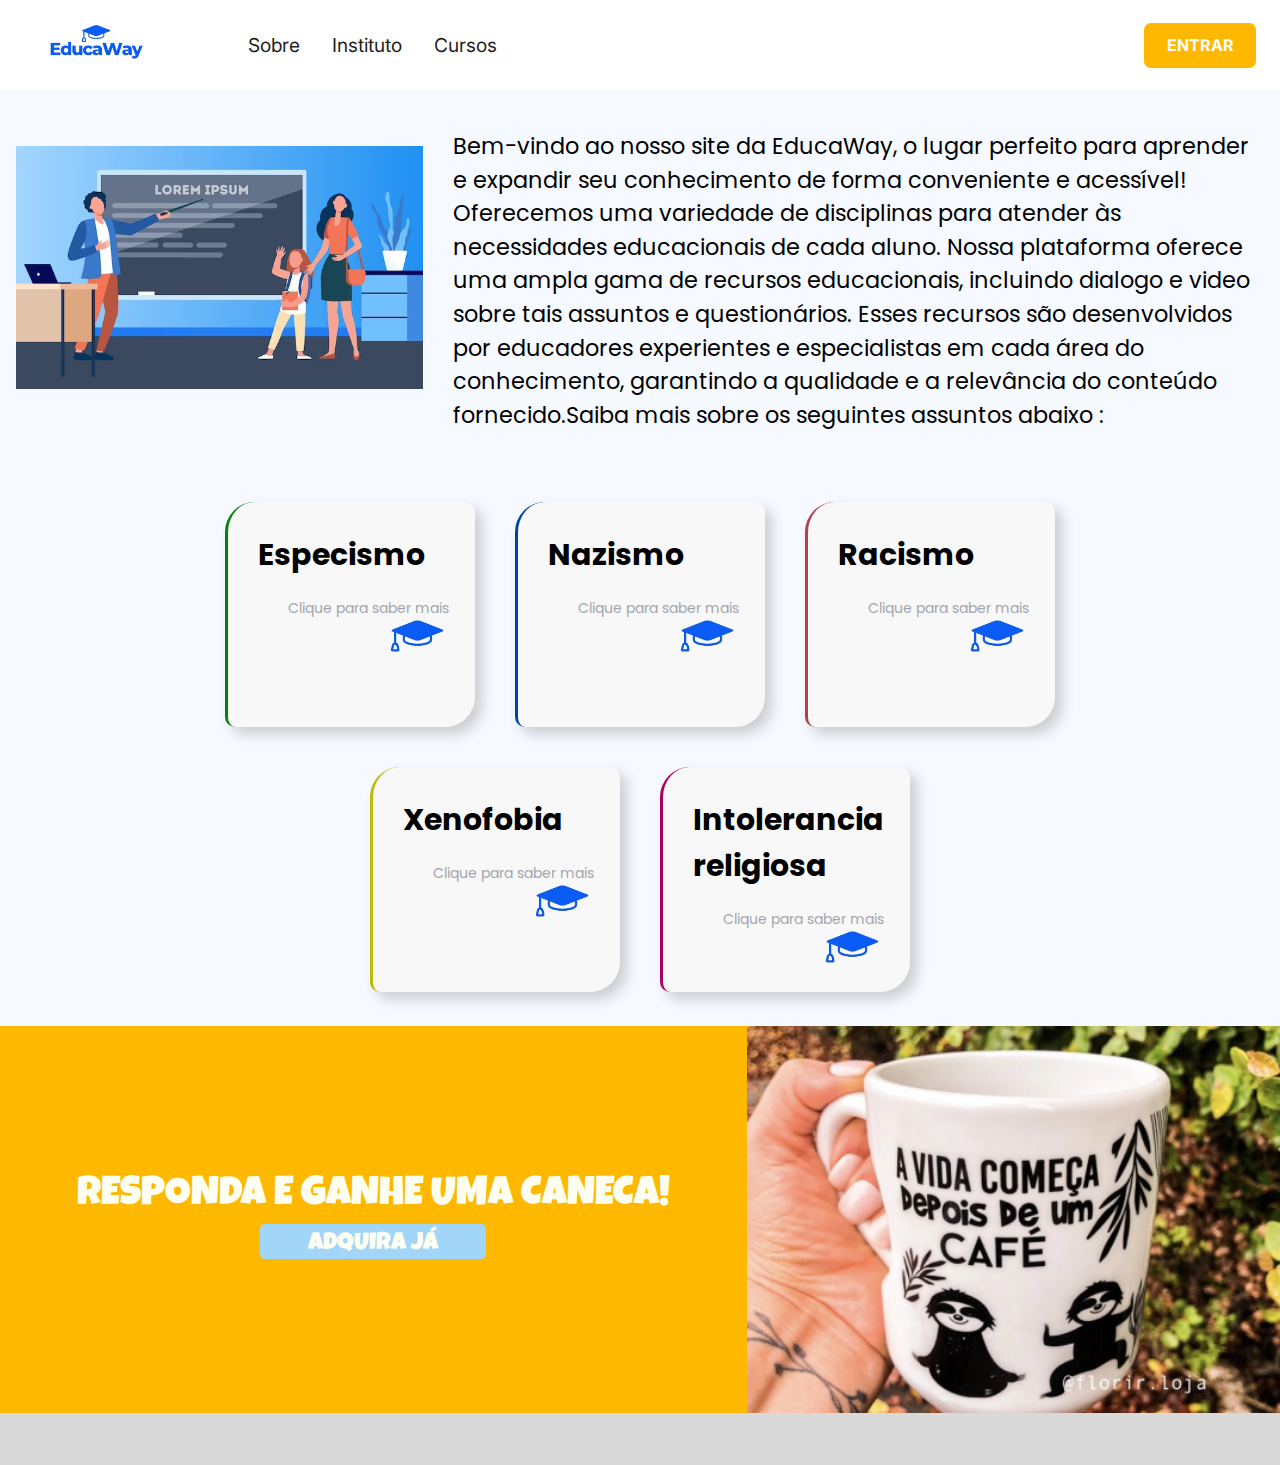
<file: index.html>
<!DOCTYPE html>
<html lang="pt-br">
<head>
    <meta charset="UTF-8">
    <meta name="viewport" content="width=device-width, initial-scale=1.0">
    <link rel="stylesheet" href="css/sobre.css">
    <script src="animar.js" defer></script>
    <script src="https://cdn.gtranslate.net/widgets/latest/popup.js" defer></script>
    <link rel="shortcut icon" href="img/educaway_icone.ico" type="image/x-icon">

   
    <title>Educaway</title>
</head>
<body>
      <header class="header">

        <!--Barra topo-->
    
        <div class="logo">
            <img src="img/educaway_logo.png.png " class="foto">
            <a href="index.html" class="texto-logo"></a>
        </div>
        <div class="gtranslate_wrapper traduz"></div>
    
        <div class="btn-menu-mobile">
            <div class="barrinha"></div>
            <div class="barrinha"></div>
            <div class="barrinha"></div>  
        </div>
        
      

    
    
        <div class="navegacao">
    
            <ul class="nav-menu">
              
                <li class="item"><a href="">Sobre</a> </li>
               
                <li class="item"><a href="">Instituto</a> </li>
              
                <li class="item"><a href="#">Cursos </a> <i class="fa-solid fa-chevron-down seta"></i></li>
                
            </ul>
            <div class="gtranslate_wrapper "></div>
        </div>
        <div class="navegacao-mobile">
    
            <ul class="nav-menu">
              
                <li class="item"><a href="">Sobre</a> </li>
               
                <li class="item"><a href="">Instituto</a> </li>
              
                <li class="item"><a href="#">Cursos </a> <i class="fa-solid fa-chevron-down seta"></i></li>
                
            </ul>
            <div class="traduzir">
              <div class="gtranslate_wrapper traduz"></div>
          </div>
        </div>
        <a class="botao-start"> Entrar </a>
    
    
    
           <!--Fim Barra Topo-->
    </header> 
</body>
  <div class="grid-container">
    <a clas="grid-item">
      <img src="img/imagem.avif" alt=""> 
    </a> 

    
    <p> Bem-vindo ao nosso site da EducaWay, o lugar perfeito para aprender e expandir seu conhecimento de 
      forma conveniente e acessível! Oferecemos uma variedade de disciplinas para atender às necessidades 
      educacionais de cada aluno. Nossa plataforma oferece uma ampla gama de recursos educacionais, incluindo dialogo e video sobre tais assuntos e questionários. Esses
      recursos são desenvolvidos por educadores experientes e especialistas em cada área do conhecimento, garantindo a qualidade e a relevância do conteúdo fornecido.Saiba 
      mais sobre os seguintes assuntos abaixo : </p>
  </div>
<section class="temas">
    <div class="row">
      <div class="card green">
        <a href="Especismo/especismo.html">  <h2>Especismo</h2>  </a>
        <p>Clique para saber mais </p>
        <img class="image" src="img/educaway_icone.ico" alt="money" />
      </div>
  
      <div class="card blue">
        <a href="Nazismo/Nazismo/nazismo.html"> <h2>Nazismo</h2>  </a>
        <p>Clique para saber mais </p>
        <img class="image" src="img/educaway_icone.ico" alt="settings" />
      </div>
 
      <div class="card red">
        <a href="ConteudoRacismo/ConteudoRacismo/ConteudoRacismo/ConteudoNazismo/racismo.html"> <h2>Racismo</h2> </a>
        <p>Clique para saber mais </p>
        <img class="image" src="img/educaway_icone.ico" alt="article" />

      </div>
      <div class="card Yellow">
        <a href=./site-xenofobia/xenofobia.html> <h2>Xenofobia</h2> </a>
        <p>Clique para saber mais </p>
        <img class="image" src="img/educaway_icone.ico" alt="article" />
      </div>
      <div class="card rosa">
        <a href="Intolerancia/intolerancia.html"> <h2>Intolerancia religiosa </h2> </a>
        <p>Clique para saber mais </p>
        <img class="image" src="img/educaway_icone.ico" alt="article" />
      </div>
    </div>
  </section>
  <div>
    <section class="brinde">
        
      <!-- <img class="img-brinde" src="./img/image10.png"> -->
      <img class="img-brinde" src="img/image21.png">
      <div class="amarelo">
        <!-- <img class="img-brinde3" src="./img/Vector 9.png"> -->
        

        <div class="resgatar">
            <h2 class="texto-brinde">RESPONDA E GANHE UMA CANECA!</h2>
            <div class="btn">
                <a href="formulario/formulario.html" class="botao-brinde">ADQUIRA JÁ </a>
                <i class="fa-solid fa-ban block"></i>
            </div>
          
      </div>
    </section>
</div>
    <footer>
      <p></p>
  </footer>
  </div>
  <script>window.gtranslateSettings = {"default_language":"pt","languages":["pt","en","ar","fr","ru","es",
  "zh-CN"],"wrapper_selector":".gtranslate_wrapper","flag_size":24,"alt_flags":{"en":"usa","pt":"brazil"}}
  </script>
  </body>
</html>
</file>
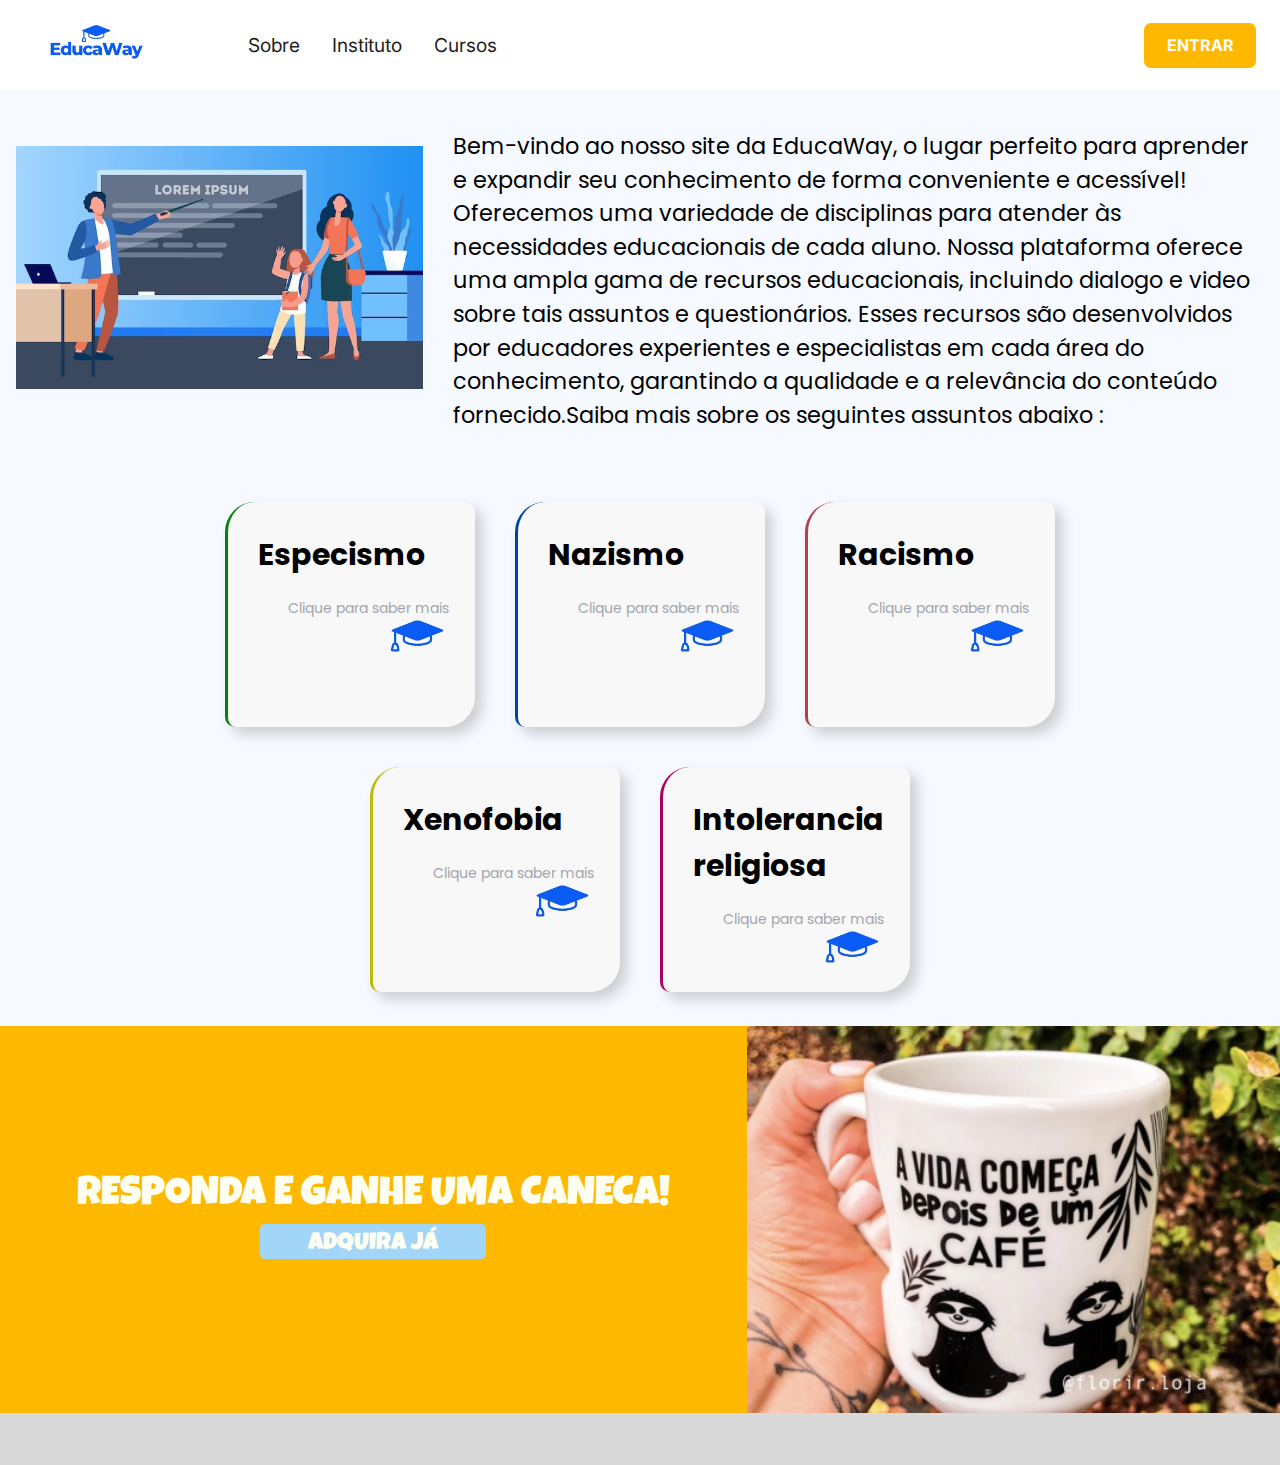
<file: index .html>
<!DOCTYPE html>
<html lang="pt-br">
<head>
    <meta charset="UTF-8">
    <meta name="viewport" content="width=device-width, initial-scale=1.0">
    <link rel="stylesheet" href="css/sobre.css">
    <script src="animar.js" defer></script>
    <script src="https://cdn.gtranslate.net/widgets/latest/popup.js" defer></script>
    <link rel="shortcut icon" href="img/educaway_icone.ico" type="image/x-icon">

   
    <title>Educaway</title>
</head>
<body>
      <header class="header">

        <!--Barra topo-->
    
        <div class="logo">
            <img src="img/educaway_logo.png.png " class="foto">
            <a href="index.html" class="texto-logo"></a>
        </div>
        <div class="gtranslate_wrapper traduz"></div>
    
        <div class="btn-menu-mobile">
            <div class="barrinha"></div>
            <div class="barrinha"></div>
            <div class="barrinha"></div>  
        </div>
        
      

    
    
        <div class="navegacao">
    
            <ul class="nav-menu">
              
                <li class="item"><a href="">Sobre</a> </li>
               
                <li class="item"><a href="">Instituto</a> </li>
              
                <li class="item"><a href="#">Cursos </a> <i class="fa-solid fa-chevron-down seta"></i></li>
                
            </ul>
            <div class="gtranslate_wrapper "></div>
        </div>
        <div class="navegacao-mobile">
    
            <ul class="nav-menu">
              
                <li class="item"><a href="">Sobre</a> </li>
               
                <li class="item"><a href="">Instituto</a> </li>
              
                <li class="item"><a href="#">Cursos </a> <i class="fa-solid fa-chevron-down seta"></i></li>
                
            </ul>
            <div class="traduzir">
              <div class="gtranslate_wrapper traduz"></div>
          </div>
        </div>
        <a class="botao-start"> Entrar </a>
    
    
    
           <!--Fim Barra Topo-->
    </header> 
</body>
  <div class="grid-container">
    <a clas="grid-item">
      <img src="img/imagem.avif" alt=""> 
    </a> 

    
    <p> Bem-vindo ao nosso site da EducaWay, o lugar perfeito para aprender e expandir seu conhecimento de 
      forma conveniente e acessível! Oferecemos uma variedade de disciplinas para atender às necessidades 
      educacionais de cada aluno. Nossa plataforma oferece uma ampla gama de recursos educacionais, incluindo dialogo e video sobre tais assuntos e questionários. Esses
      recursos são desenvolvidos por educadores experientes e especialistas em cada área do conhecimento, garantindo a qualidade e a relevância do conteúdo fornecido.Saiba 
      mais sobre os seguintes assuntos abaixo : </p>
  </div>
<section class="temas">
    <div class="row">
      <div class="card green">
        <a href="Especismo/especismo.html">  <h2>Especismo</h2>  </a>
        <p>Clique para saber mais </p>
        <img class="image" src="img/educaway_icone.ico" alt="money" />
      </div>
  
      <div class="card blue">
        <a href="Nazismo/Nazismo/nazismo.html"> <h2>Nazismo</h2>  </a>
        <p>Clique para saber mais </p>
        <img class="image" src="img/educaway_icone.ico" alt="settings" />
      </div>
 
      <div class="card red">
        <a href="ConteudoRacismo/ConteudoRacismo/ConteudoRacismo/ConteudoNazismo/racismo.html"> <h2>Racismo</h2> </a>
        <p>Clique para saber mais </p>
        <img class="image" src="img/educaway_icone.ico" alt="article" />

      </div>
      <div class="card Yellow">
        <a href=./site-xenofobia/xenofobia.html> <h2>Xenofobia</h2> </a>
        <p>Clique para saber mais </p>
        <img class="image" src="img/educaway_icone.ico" alt="article" />
      </div>
      <div class="card rosa">
        <a href="Intolerancia/intolerancia.html"> <h2>Intolerancia religiosa </h2> </a>
        <p>Clique para saber mais </p>
        <img class="image" src="img/educaway_icone.ico" alt="article" />
      </div>
    </div>
  </section>
  <div>
    <section class="brinde">
        
      <!-- <img class="img-brinde" src="./img/image10.png"> -->
      <img class="img-brinde" src="img/image21.png">
      <div class="amarelo">
        <!-- <img class="img-brinde3" src="./img/Vector 9.png"> -->
        

        <div class="resgatar">
            <h2 class="texto-brinde">RESPONDA E GANHE UMA CANECA!</h2>
            <div class="btn">
                <a href="formulario/formulario.html" class="botao-brinde">ADQUIRA JÁ </a>
                <i class="fa-solid fa-ban block"></i>
            </div>
          
      </div>
    </section>
</div>
    <footer>
      <p></p>
  </footer>
  </div>
  <script>window.gtranslateSettings = {"default_language":"pt","languages":["pt","en","ar","fr","ru","es",
  "zh-CN"],"wrapper_selector":".gtranslate_wrapper","flag_size":24,"alt_flags":{"en":"usa","pt":"brazil"}}
  </script>
  </body>
</html>
</file>
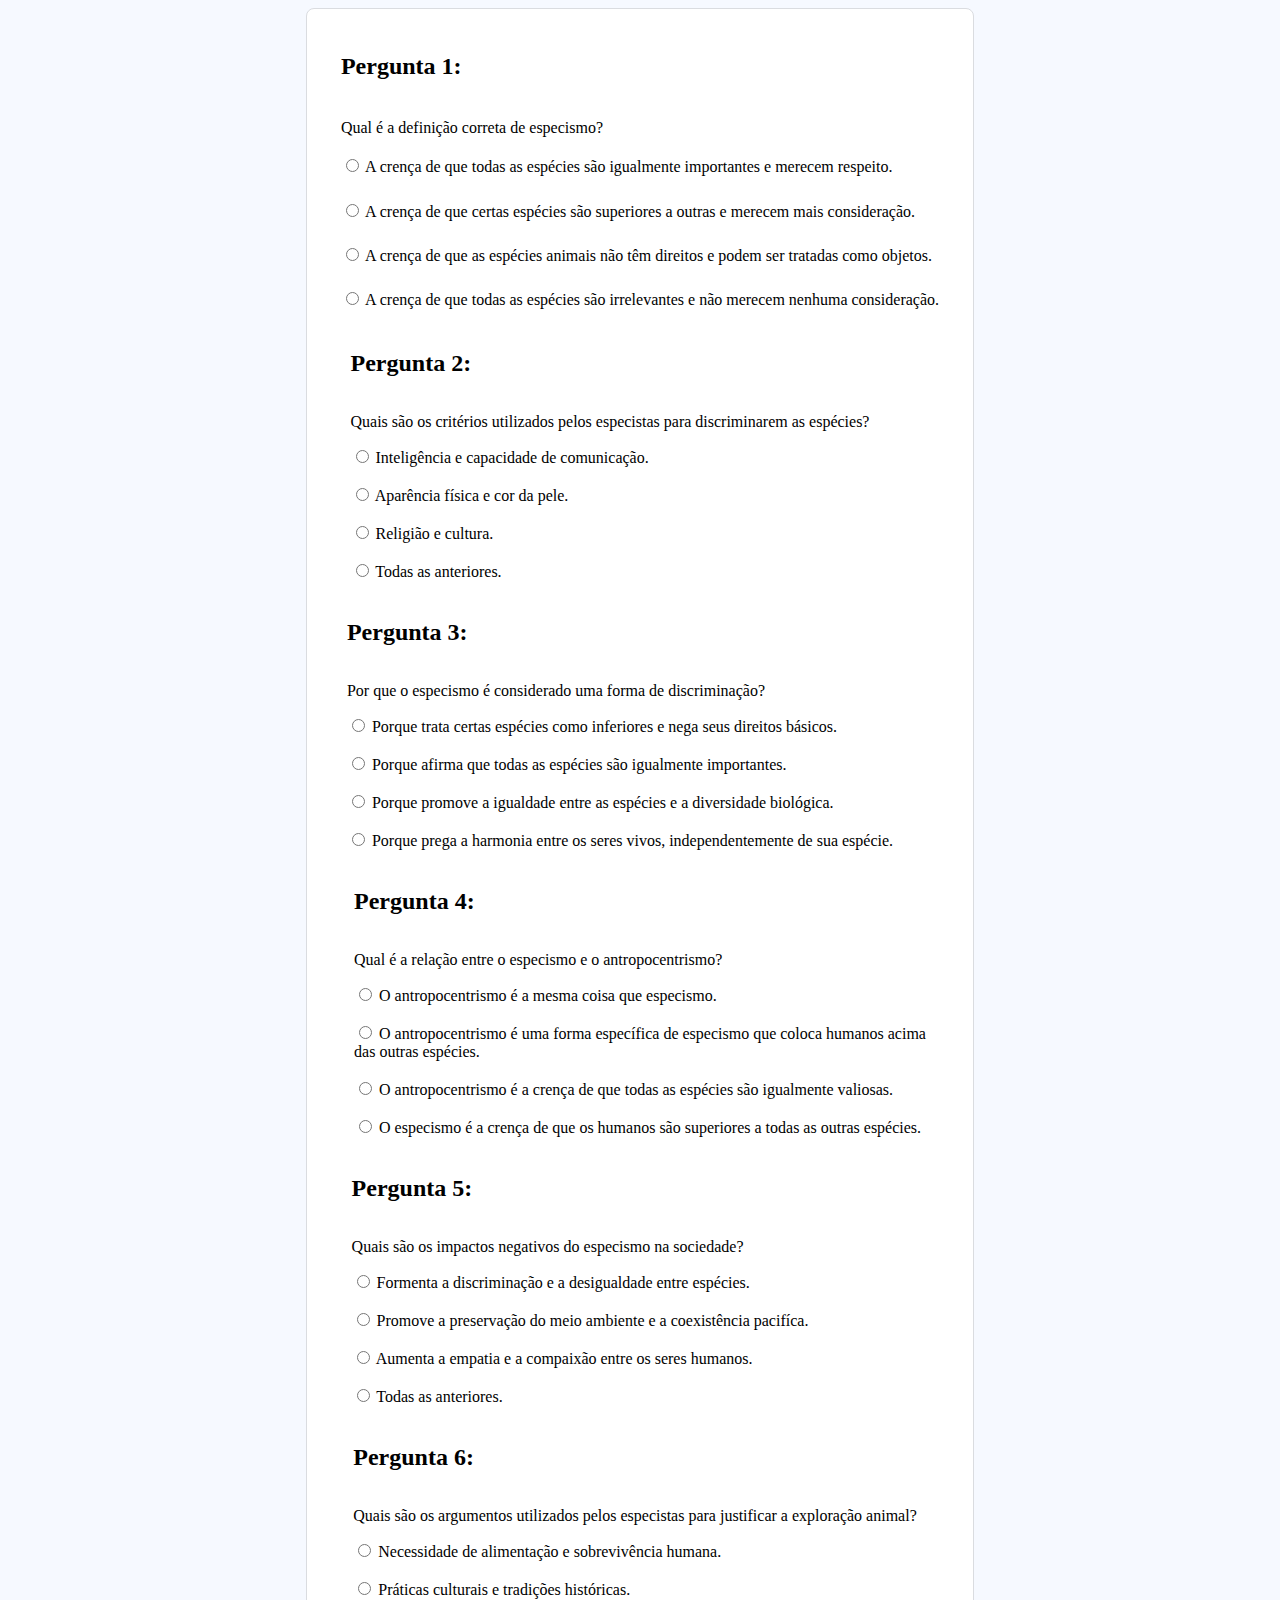
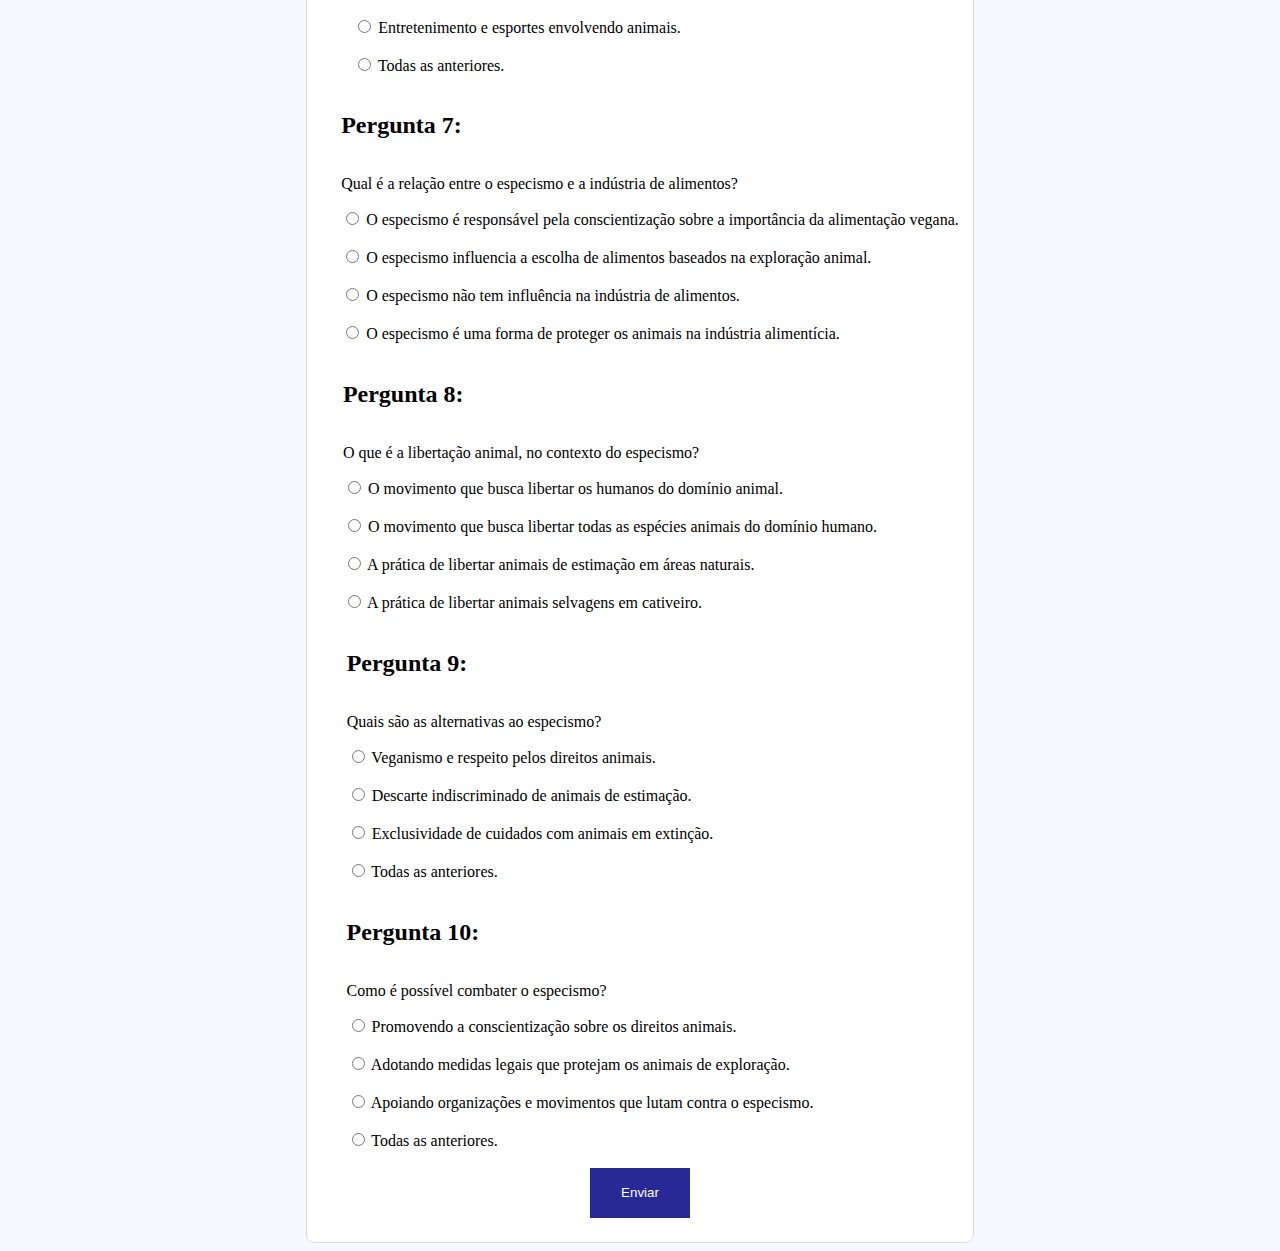
<file: Especismo/formulario.html>
<!DOCTYPE html>
<html>
<head>
  
 <link rel="stylesheet" href="css/formulario.css">
<title>Formulário</title>
<link rel="shortcut icon" href="img/educa.png">

</head>
<body>
    <div class="container">
    <!--PERGUNTA 1-->
    <div class="pergunta1">
        <h2>Pergunta 1:</h2>
    <p>Qual é a definição correta de especismo?</p>


     <label>
    <input type="radio" name="pergunta1" value="errada">
    A crença de que todas as espécies são igualmente importantes e
    merecem respeito.
    </label>
        <br>
    <label>  
    <input type="radio" name="pergunta1" value="errada">
    A crença de que certas espécies são superiores a outras e merecem
    mais consideração.
    </label> 
    <br> 
    <label>  
    <input type="radio" name="pergunta1" value="certa">
    A crença de que as espécies animais não têm direitos e podem ser tratadas como objetos.
    </label>
    <br>
    <label>  
    <input type="radio" name="pergunta1" value="errada">
    A crença de que todas as espécies são irrelevantes e não merecem
    nenhuma consideração.
    </label>
    <br>
    </div>
<!--FIM PERGUNTA 1-->

<!--PERGUNTA 2-->
<div class="pergunta2">
<h2>Pergunta 2:</h2>
<p>Quais são os critérios utilizados pelos especistas para discriminarem as espécies?</p>


<label>
<input type="radio" name="pergunta2" value="errada">
  Inteligência e capacidade de comunicação.
</label>
<br>
<label>  
<input type="radio" name="pergunta2" value="errada">
Aparência física e cor da pele.
</label>
<br>
<label>      
<input type="radio" name="pergunta2" value="errada">
Religião e cultura.
</label>
<br>
<label>
<input type="radio" name="pergunta2" value="certa">
Todas as anteriores.
</label>
<br>
</div>
<!--FIM PERGUNTA 2--> 

<!--PERGUNTA 3-->
<div class="pergunta3">
<h2>Pergunta 3:</h2>
<p>Por que o especismo é considerado uma forma de discriminação?</p>


<label>
<input type="radio" name="pergunta3" value="certa">
Porque trata certas espécies como inferiores e nega seus direitos básicos.
</label>
<br>
<label>  
<input type="radio" name="pergunta3" value="errada">
Porque afirma que todas as espécies são igualmente importantes.
</label>
<br>
<label>      
<input type="radio" name="pergunta3" value="errada">
Porque promove a igualdade entre as espécies e a diversidade biológica.
</label>
<br>
<label>
<input type="radio" name="pergunta3" value="errada">
Porque prega a harmonia entre os seres vivos, independentemente de sua espécie.
</label>
<br>
</div>
<!--FIM PERGUNTA 3-->

<!--PERGUNTA 4-->
<div class="pergunta4">
<h2>Pergunta 4:</h2>
<p>Qual é a relação entre o especismo e o antropocentrismo?</p>


<label>
<input type="radio" name="pergunta4" value="errada">
O antropocentrismo é a mesma coisa que especismo.
</label>
<br>
<label>  
<input type="radio" name="pergunta4" value="certa">
O antropocentrismo é uma forma específica de especismo que coloca humanos acima <br> das outras espécies.
</label>
<br>
<label>      
<input type="radio" name="pergunta4" value="errada">
O antropocentrismo é a crença de que todas as espécies são igualmente valiosas.
</label>
<br>
<label>
<input type="radio" name="pergunta4" value="errada">
O especismo é a crença de que os humanos são superiores a todas as outras espécies.
</label>
<br>
</div>
<!--FIM PERGUNTA 4-->

<!--PERGUNTA 5-->
<div class="pergunta5">
<h2>Pergunta 5:</h2>
<p>Quais são os impactos negativos do especismo na sociedade?</p>


<label>
<input type="radio" name="pergunta5" value="certa">
  Formenta  a discriminação e a desigualdade entre espécies.
</label>
<br>
<label>  
<input type="radio" name="pergunta5" value="errada">
  Promove  a preservação  do meio ambiente e a coexistência pacifíca.
</label>
<br>
<label>      
<input type="radio" name="pergunta5" value="errada">
  Aumenta a empatia e a compaixão entre os seres humanos.
</label>
<br>
<label>
<input type="radio" name="pergunta5" value="errada">
  Todas as anteriores.
</label>
<br>
</div>
<!--FIM PERGUNTA 5-->


<!-- PERGUNTA 6-->
<div class="pergunta6">
<h2>Pergunta 6:</h2>
<p>Quais são os argumentos utilizados pelos especistas para justificar a exploração animal?</p>


<label>
<input type="radio" name="pergunta6" value="errada">
Necessidade de alimentação e sobrevivência humana.
</label>
<br>
<label>  
<input type="radio" name="pergunta6" value="errada">
Práticas culturais e tradições históricas.
</label>
<br>
<label>      
<input type="radio" name="pergunta6" value="errada">
Entretenimento e esportes envolvendo animais.
</label>
<br>
<label>
<input type="radio" name="pergunta6" value="certa">
Todas as anteriores.
</label>
<br>
</div>
<!--FIM PERGUNTA 6-->


<!-- PERGUNTA 7-->
<div class="pergunta7">
<h2>Pergunta 7:</h2>
<p>Qual é a relação entre o especismo e a indústria de alimentos?</p>


<label>
<input type="radio" name="pergunta7" value="errada">
O especismo é responsável pela conscientização sobre a importância da alimentação vegana.
</label>
<br>
<label>  
<input type="radio" name="pergunta7" value="certa">
O especismo influencia a escolha de alimentos baseados na exploração animal.
</label>
<br>
<label>      
<input type="radio" name="pergunta7" value="errada">
O especismo não tem influência na indústria de alimentos. 
</label>
<br>
<label>
<input type="radio" name="pergunta7" value="errada">
O especismo é uma forma de proteger os animais na indústria alimentícia.
</label>
<br>
</div>
<!--FIM PERGUNTA 7-->


<!-- PERGUNTA 8-->
<div class="pergunta8">
<h2>Pergunta 8:</h2>
<p> O que é a libertação animal, no contexto do especismo?</p>


<label>
<input type="radio" name="pergunta8" value="errada">
O movimento que busca libertar os humanos do domínio animal.
</label>
<br>
<label>  
<input type="radio" name="pergunta8" value="certa">
O movimento que busca libertar todas as espécies animais do domínio humano.
</label>
<br>
<label>      
<input type="radio" name="pergunta8" value="errada">
A prática de libertar animais de estimação em áreas naturais.
</label>
<br>
<label>
<input type="radio" name="pergunta8" value="errada">
A prática de libertar animais selvagens em cativeiro.
</label>
<br>
</div>
<!--FIM PERGUNTA 8-->


<!-- PERGUNTA 9-->
<div class="pergunta9">
<h2>Pergunta 9:</h2>
<p>Quais são as alternativas ao especismo?</p>


<label>
<input type="radio" name="pergunta9" value="certa">
Veganismo e respeito pelos direitos animais.
</label>
<br>
<label>  
<input type="radio" name="pergunta9" value="errada">
Descarte indiscriminado de animais de estimação.
</label>
<br>
<label>      
<input type="radio" name="pergunta9" value="errada">
Exclusividade de cuidados com animais em extinção.
</label>
<br>
<label>
<input type="radio" name="pergunta9" value="errada">
Todas as anteriores.
</label>
<br>
</div>
<!--FIM PERGUNTA 9-->

   
<!-- PERGUNTA 10-->
<div class="pergunta10">
    <h2>Pergunta 10:</h2>
    <p>Como é possível combater o especismo?</p>
 

    <label>
<input type="radio" name="pergunta10" value="errada">
Promovendo a conscientização sobre os direitos animais.
</label>
<br>
<label>  
<input type="radio" name="pergunta10" value="errada">
Adotando medidas legais que protejam os animais de exploração.
</label>
<br>
<label>      
<input type="radio" name="pergunta10" value="errada">
Apoiando organizações e movimentos que lutam contra o especismo.
    </label>
<br>
    <label>
<input type="radio" name="pergunta10" value="certa">
Todas as anteriores.
</label>
<br>
</div>
<!--FIM PERGUNTA 10-->

<div class="botao">
    <input type="submit" value="Enviar" class="botao">
  </form>
  </div>
</div>

  <!--JAVA-->
  <script>
    document.querySelector('form').addEventListener('submit', function(e) {
      e.preventDefault(); // Impede o envio do formulário

      // Contagem de respostas corretas
      var respostasCorretas = 0;

      // Verifica cada pergunta
      for (var i = 1; i <= 10; i++) {
        var resposta = document.querySelector('input[name="pergunta' + i + '"]:checked');
        if (resposta && resposta.value === 'certa') {
          respostasCorretas++;
        }
      }

      // Exibe a quantidade de respostas corretas
      alert('Você acertou ' + respostasCorretas + ' respostas.');

      // Verifica se o usuário ganhou um brinde ou redireciona para a página principal
      if (respostasCorretas >= 6) {
        alert('Parabéns! Você ganhou um brinde!');
         window.location.href = 'index.html';
      } else {
        window.location.href = 'index.html';
      }
    });
  </script>
  <!--FIM JAVA-->
 

</body>
</html>
</file>
<file: css/sobre.css>
@import url(header.css);
@import url(footer.css);
@import url("https://fonts.googleapis.com/css2?family=Montserrat:wght@400;700&family=Noto+Sans:wght@400;700&family=Poppins:wght@400;700&display=swap");
@import url("https://fonts.googleapis.com/css2?family=Inter&family=Luckiest+Guy&display=swap");

*{
  margin: 0;
  padding: 0;
  list-style: none;
  text-decoration: none;
}

body {
    font-family: "Poppins", sans-serif;
    background-color: #f6f9ff;
  }
  
  :root {
    --cor-da-barrinha1: rgb(190, 4, 4);
    --cor-da-barrinha2: #ffb800;
    --cor-da-section-brinde: #ffb800;
    --cor-da-fonte-brindes: #fffff1;
    --cor-fundo-botao-brinde: #a2d6f9;
    --tamanho-barrinha: 3px;
    --cor-do-block-botao-brinde: #ff1d1d;
    --cor-interacao: #585858;
    --cor-fundo-interacao: #d9d9d9;
    --cor-nome-comentario: #000;
    --cor-background-bloco-comentario: #ffffff;
    --cor-do-tempo: #807878;
    --fundo-botao-enviar: #548c2f;
  }

.grid-container {
  padding: 0 1rem;
  display: flex;
  align-items: center;
  margin-top: 20px;
  border-radius: 30px 10px;
}
.grid-container img {
  width: 100%;
}

.grid-item {
  border: 1px solid #ccc;
  padding: 20px;
 
}


p {
  width: 100%;
  margin-top: 20px;
  font-size: 1.4rem;
  line-height: 1.5;
  margin-left: 30px;
}


.foto {
  width: 9rem;
}
  
.temas {
  display: flex;
  justify-content: center;
  margin-bottom: 4rem;
}

.row {
  display: flex;
  justify-content: center;
  align-items: center;
  width: 75%;
  flex-wrap: wrap;

}
  .card {
    border-radius: 5px;
    box-shadow: 7px 7px 13px 0px rgba(50, 50, 50, 0.22);
    padding: 30px;
    margin: 20px;
    width: 250px;
    height: 225px;
    transition: all 0.3s ease-out;
    padding-bottom: 30px;
    position: relative;
    top:50px;
    background-color: #f8f8f8;
    border-radius: 30px 10px;
  
    justify-content: center;
  } 
  
.card:hover {
    transform: translateY(-5px);
    cursor: pointer;

  }
  .card h2{
    color: #000000;
    font-size: 30px;
  }
  

  .card p {
    color: #a3a5ae;
    font-size: 14px;
  }
   
  .image {
    float: right;
    max-width: 55px;
    max-height: 40px;
  }
  .blue {
    border-left: 3px solid #0044a1;
  }
   
  .green {
    border-left: 3px solid #00800f;
  }
   
  .red {
    border-left: 3px solid #b3404a;
  }
  .Yellow {
    border-left: 3px solid #bbbb01;
  }
  .rosa{
    border-left: 3px solid  #aa025f;
  }
  
  .brinde {
    color: var(--cor-da-fonte-brindes);
    display: flex;
    align-items: center;
    position: relative;
    background-color: var(--cor-da-section-brinde);
    flex-direction: row-reverse;
    font-family: "Luckiest Guy", cursive;
  }
  
  .amarelo {
    
    width: 70%;
    
  }
  .img-brinde {
    width: 50%;
  }
  .img-brinde2 {
    display: none;
  }
  
  .img-brinde3 {
    display: none;
  }
  
  .resgatar {
    display: flex;
    flex-direction: column;
    align-items: center;
    width: auto;
    gap: 1rem;
    justify-content: center;
    background-color: var(--cor-da-section-brinde);
    display: flex;
    align-items: center;
    height: 100%;
  }
  
  .texto-brinde {
    width: 90%;
    font-size: 2.5rem;
    margin-top: 1.5rem;
    text-align: center;
    font-weight: 300;
  }
  
  .btn {
    position: relative;
    margin-bottom: 2rem;
  }
  
  .botao-brinde {
    background-color: var(--cor-fundo-botao-brinde);
    padding: 0.2rem 3rem;
    font-size: 1.5rem;
    border-radius: 5px;
    color: var(--cor-da-fonte-brindes);
    padding-top: 8px;
    text-decoration: none;
  }
  
  .block {
    position: absolute;
    top: -8px;
    right: -5px;
    color: var(--cor-do-block-botao-brinde);
  }
 
  @media  screen and (max-width:425px) {
    .row {
      flex-direction: column;
  
    }
     .card h2{
      font-size: 20px;
      color: #000000;
    }
     
     .card p {
      color: #a3a5ae;
      font-size: 10px;
    }
     .card {
      width: 200px;
      height: 150px;
     }
     
  
     .image {
      float: right;
      max-width: 32px;
      max-height: 32px;
    }
    .grid-container {
 
      flex-direction: column;
      align-items: center;
      margin-top: 20px;
      border-radius: 30px 10px;
    }
    p {
      margin-top: 20px;
      font-size: 15px;
      line-height: 1.5;
      margin-left: 30px;
    }
    .brinde{
      display: flex;
      flex-direction:row-reverse;
      overflow: hidden;
      position:relative;
      flex-direction: column;
       align-items: center;
      font-family: 'Lucida Sans', 'Lucida Sans Regular', 'Lucida Grande', 'Lucida Sans Unicode', Geneva, Verdana, sans-serif;
    }

    .resgatar{
      display: flex;
      width: 100%;
      z-index: 3;

    }
      .img-brinde {
        width: 100%;
      }
    
    .texto-brinde{
      width: 90%;
      margin-top: 1.5rem;
      text-align: center;
      font-size: 0.5rem;
      z-index: 3;
    }
    .botao-brinde{
      font-size: 1.0rem;
    }

  }
  @media  screen and (min-width:426px) and (max-width: 1024px){
    .row {
      display: flex;
      justify-content: center;
      align-items: center;
      width: 85%;
      flex-wrap: wrap;
    }
  
    .card h2 {
      font-size: 30px;
      color: #000000;
    }
    
    .card p {
      color: #a3a5ae;
      font-size: 14px;
    }
    
    .card {
      width: 250px;
      height: 200px;
    }
    
    
    .image {
      float: right;
      max-width: 55px;
      max-height: 40px;
    }
    
    .grid-container {
    
      flex-direction: column;
      align-items: center;
      justify-content: center;
      margin-top: 20px;
      border-radius: 30px 10px;
    }
    
    .grid-item {
      border: 1px solid #ccc;
      padding: 20px;
    }
  
  }
  
  @media screen and (max-width: 749px){
    .brinde {
      flex-direction: column;
    }
  }
</file>
<file: Especismo/css/formulario.css>
body {
    display: grid;
    place-items: center;
    background-color: #f6f9ff;
}

/*QUESTÃO 1*/



.pergunta1 {
    margin: 0 auto;
    width: fit-content ;
    display: flex;
    flex-direction: column;
    gap: .2rem;
}
/*FIM QUESTÃO 1*/

/*QUESTÃO 2*/
.pergunta2 {
    margin: 0 auto;
    width: fit-content ;
    display: flex;
    flex-direction: column;
    position: relative;
    right: 30px;
}
/*FIM QUESTÃO 2*/

/*QUESTÃO 3*/
.pergunta3 {
    margin: 0 auto;
    width: fit-content ;
    display: flex;
    flex-direction: column;
    position: relative;
    right: 20px;
}
/*FIM QUESTÃO 3*/

/*QUESTÃO 4*/
.pergunta4 {
    margin: 0 auto;
    width: fit-content ;
    display: flex;
    flex-direction: column;
}
/*FIM QUESTÃO 4*/

/*QUESTÃO 5*/
.pergunta5 {
    margin: 0 auto;
    width: fit-content ;
    display: flex;
    flex-direction: column;
    position: relative;
    right: 60px;
}
/*FIM QUESTÃO 5*/

/*QUESTÃO 6*/
.pergunta6 {
    margin: 0 auto;
    width: fit-content ;
    display: flex;
    flex-direction: column;
    position: relative;
    right: 5px;
}
/*FIM QUESTÃO 6*/

/*QUESTÃO 7*/
.pergunta7 {
    margin: 0 auto;
    width: fit-content ;
    display: flex;
    flex-direction: column;
    position: relative;
    left: 10px;
}
/*FIM QUESTÃO 7*/

/*QUESTÃO 8*/
.pergunta8 {
    margin: 0 auto;
    width: fit-content ;
    display: flex;
    flex-direction: column;
    position: relative;
    right: 30px;
}
/*FIM QUESTÃO 8*/

/*QUESTÃO 9*/
.pergunta9 {
    margin: 0 auto;
    width: fit-content ;
    display: flex;
    flex-direction: column;
    position: relative;
    right: 110px;

}
/*FIM QUESTÃO 9*/

/*QUESTÃO 10*/
.pergunta10 {
    margin: 0 auto;
    width: fit-content ;
    display: flex;
    flex-direction: column;
    position: relative;
    right: 60px;
}
/*FIM QUESTÃO 10*/

/*BOTÃO*/
.botao {
    margin: 0 auto;
    width: fit-content ;
    background-color: rgb(40, 40, 151);
    border-color: transparent;
    color: #fff;
    font-family: Arial, Helvetica, sans-serif;
    width: 100px;
    height: 50px;
}
/*FIM BOTÃO*/


.container {
    transition: background-color 200ms cubic-bezier(0,0,0.2,1);
    background-color: #fff;
    border: 1px solid #dadce0;
    border-radius: 8px;
    padding: 24px;
    page-break-inside: avoid;
    word-wrap: break-word;
    width: fit-content;
    display: flex;
    flex-direction: column;
}
</file>
